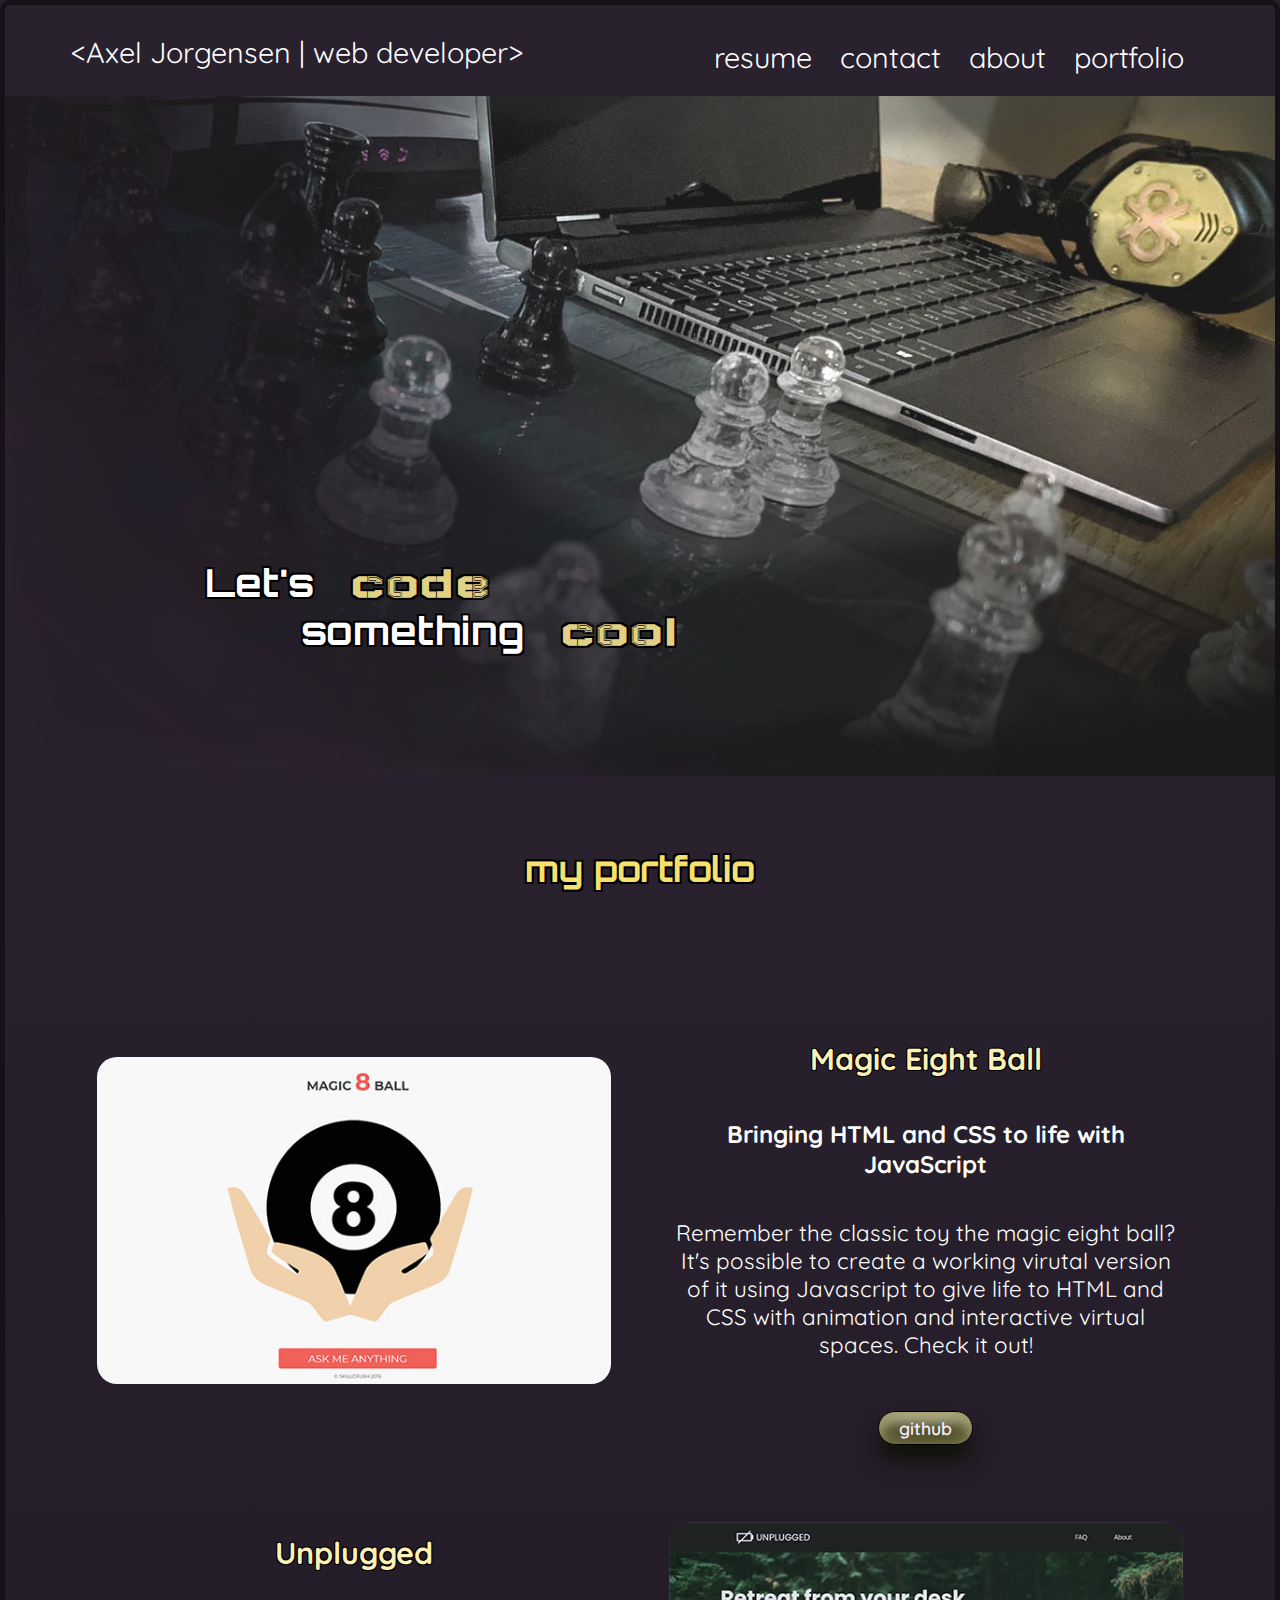
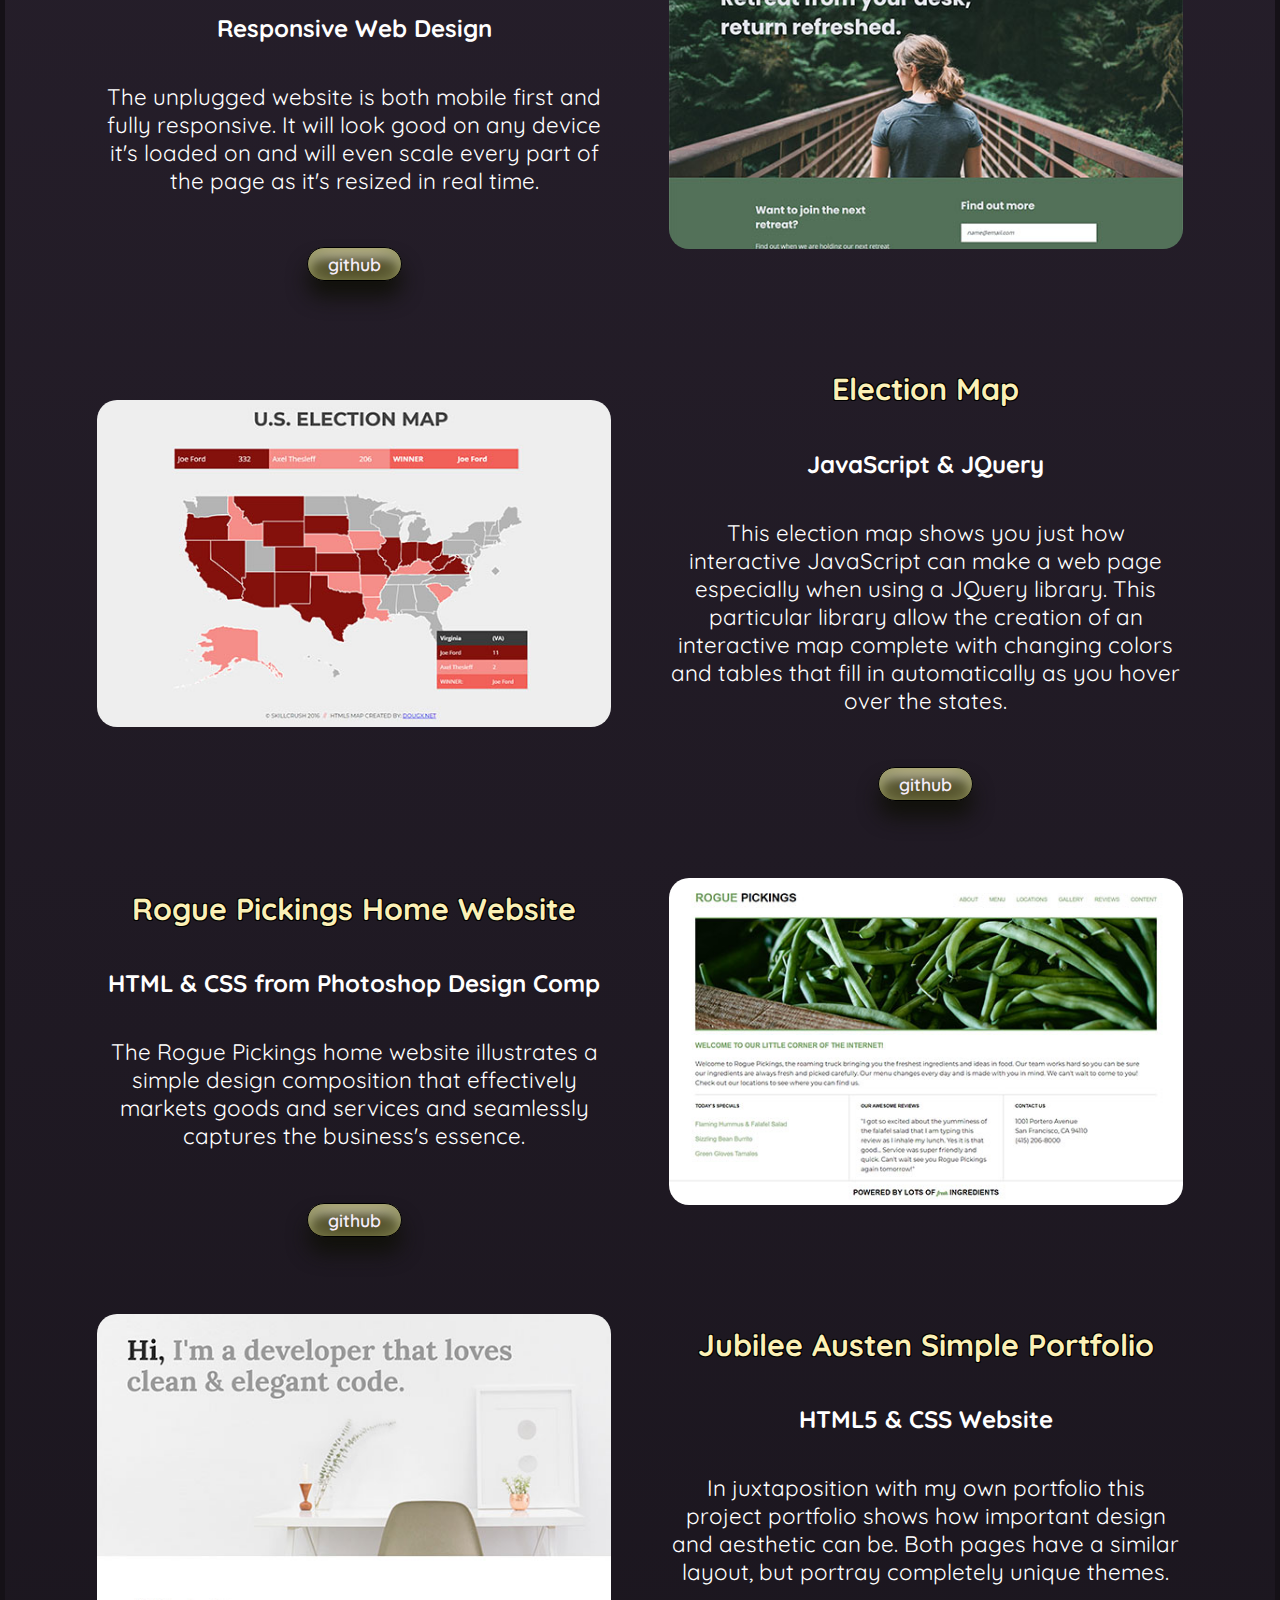
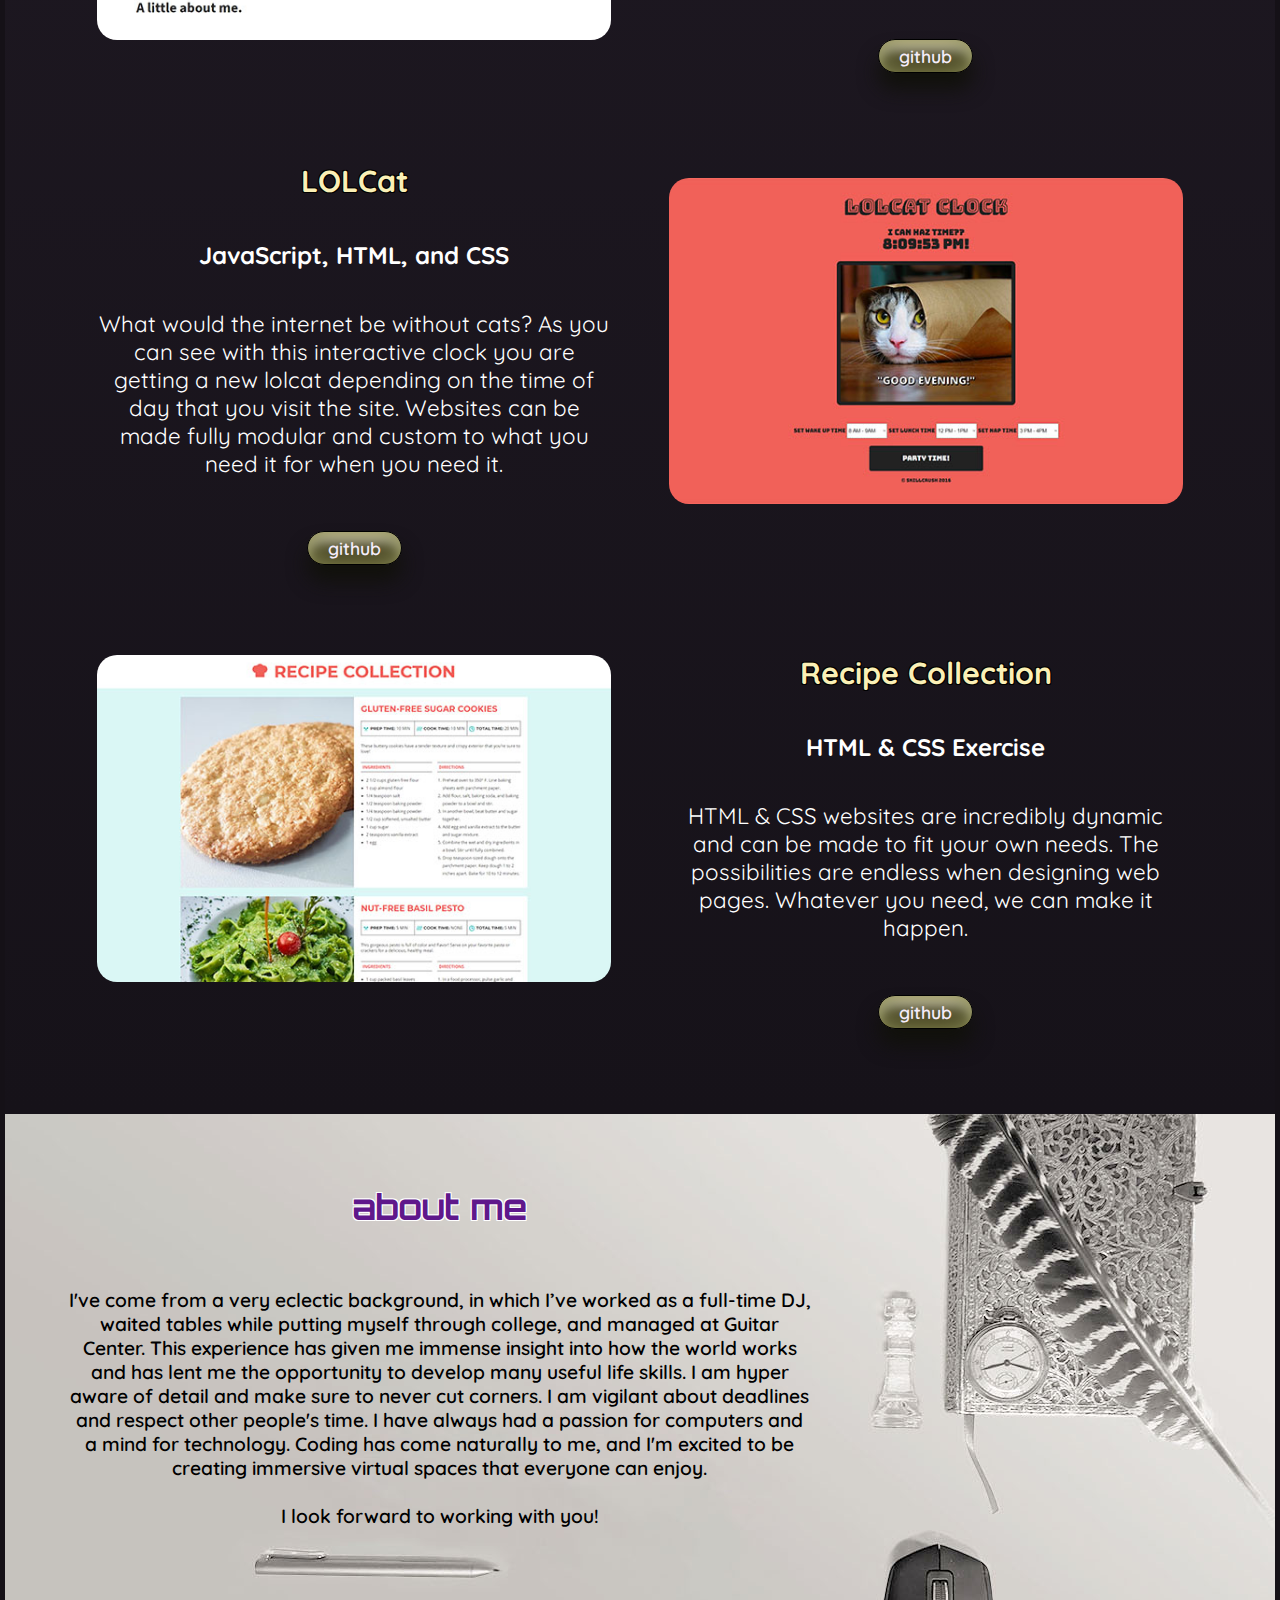
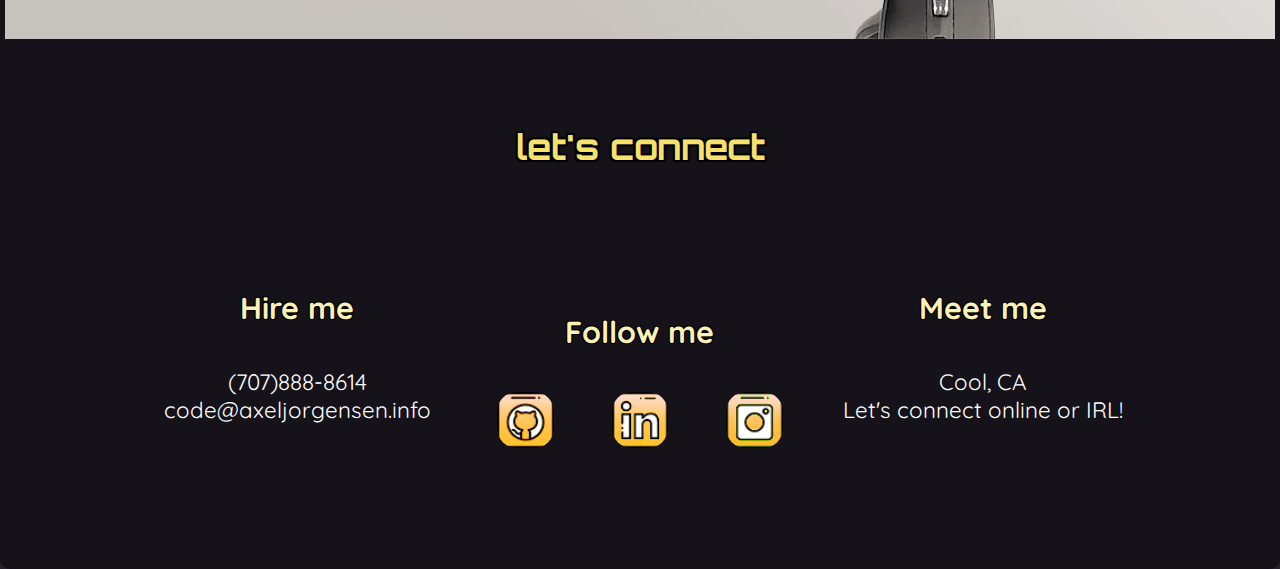
<file: index.html>
<!doctype html>
<html lang="en">
    <head>
      <meta charset="utf-8"/>
      <title>Axel Jorgensen's Portfolio</title>
      <link rel="stylesheet" href="css/normalize.css">
      <link rel="stylesheet" href="css/main.css">
      <link href="https://fonts.googleapis.com/css2?family=Quicksand&display=swap" rel="stylesheet">
      <link href="https://fonts.googleapis.com/css2?family=Wallpoet&display=swap" rel="stylesheet">
      <link href="https://fonts.googleapis.com/css2?family=Orbitron:wght@500;800&display=swap" rel="stylesheet">
      <link rel="preconnect" href="https://fonts.gstatic.com">
      <link href="https://fonts.googleapis.com/css2?family=Quicksand:wght@600&display=swap" rel="stylesheet">
    </head>
    <body>
      <Header>
        <div class="content-wrap">
          <div class="thehead">
            <div class="titlename">
              <p class="axe">&lt;Axel Jorgensen | web developer&gt;</p>
            </div>
            <div class="navi">
              <nav>
                <ul>
                  <li><a href="https://docs.google.com/document/d/e/2PACX-1vSGO3mMZxElY8ErvZJo0Pr6UhP9bVRzSdEZwV8GnBAE_c7zWT4yU5sAmH__opuQ6TFutUr3K6io9KZO/pub" target="_blank">resume</a></li>
                  <li><a href="#contact">contact</a></li>
                  <li><a href="#about">about</a></li>
                  <li><a href="#work">portfolio</a></li>
                </ul>
              </nav>
            </div>
          </div>
        </div>
        <div class="hero-wrap">
          <div class="hero">
            <div class="hero-in">
              <h1><br><br><br><br><br><br><br>Let's &nbsp;&nbsp;<span>code</span><br>&nbsp;&nbsp;&nbsp;&nbsp;&nbsp;&nbsp;&nbsp;&nbsp;something&nbsp;&nbsp; <span>cool</span></h1>
            </div>
          </div>
        </div>
      </header>
      <section id="work">
        <div class="content-wrap">
          <div class="work">
            <div class="full">
              <h3>my portfolio</h3>
            </div>
            <div class="full">
              <div class="box">
                <figure class="example">
                  <a href="magic-eight-ball/index.html" target="_blank"><img src="img/m8b.jpg" alt="magic eight ball project thumbnail" /></a>
                </figure>
              </div>
              <div class="box">
                <h4>Magic Eight Ball</h4>
                <h5>Bringing HTML and CSS to life with JavaScript</h5>
                <p>Remember the classic toy the magic eight ball? It's possible to create a working virutal version of it using Javascript to give life to HTML and CSS with animation and interactive virtual spaces. Check it out!</p>
                <div class="gitbut">
                  <a href="https://github.com/Axist8/m8b" target="_blank" title="View the code on github ;)"><button class="sub">github</button></a>
                </div>
              </div>
            </div>
            <div class="full-rev">
              <div class="box">
                <h4>Unplugged</h4>
                <h5>Responsive Web Design</h5>
                <p>The unplugged website is both mobile first and fully responsive. It will look good on any device it's loaded on and will even scale every part of the page as it's resized in real time.</p>
                <div class="gitbut">
                  <a href="https://github.com/Axist8/Unplugged" target="_blank" title="View the code on github ;)"><button class="sub">github</button></a>
                </div>
              </div>
              <div class="box">
                <figure class="example">
                  <a href="unplugged/index.html" target="_blank"><img src="img/unplugged.jpg" alt="Unplugged project thumbnail" /></a>
                </figure>
              </div>
            </div>
            <div class="full">
              <div class="box">
                <figure class="example">
                  <a href="election-map-project/index.html" target="_blank"><img src="img/elec-map.jpg" alt="election map project thumbnail" /></a>
                </figure>
              </div>
              <div class="box">
                <h4>Election Map</h4>
                <h5>JavaScript & JQuery</h5>
                <p>This election map shows you just how interactive JavaScript can make a web page especially when using a JQuery library. This particular library allow the creation of an interactive map complete with changing colors and tables that fill in automatically as you hover over the states.</p>
                <div class="gitbut">
                  <a href="https://github.com/Axist8/election-map-project" target="_blank" title="View the code on github ;)"><button class="sub">github</button></a>
                </div>
              </div>
            </div>
            <div class="full-rev">
              <div class="box">
                <h4>Rogue Pickings Home Website</h4>
                <h5>HTML & CSS from Photoshop Design Comp</h5>
                <p>The Rogue Pickings home website illustrates a simple design composition that effectively markets goods and services and seamlessly captures the business's essence.</p>
                <div class="gitbut">
                  <a href="https://github.com/Axist8/rogue-again" target="_blank" title="View the code on github ;)"><button class="sub">github</button></a>
                </div>
              </div>
              <div class="box">
                <figure class="example">
                  <a href="rogue-pickings/index.html" target="_blank"><img src="img/rogue.jpg" alt="rogue pickings project thumbnail" /></a>
                </figure>
              </div>
            </div>
            <div class="full">
              <div class="box">
                <figure class="example">
                  <a href="jubilee-austen/index.html" target="_blank"><img src="img/jubilee.jpg" alt="austin jubilee project thumbnail" /></a>
                </figure>
              </div>
              <div class="box">
                <h4>Jubilee Austen Simple Portfolio</h4>
                <h5>HTML5 & CSS Website</h5>
                <p>In juxtaposition with my own portfolio this project portfolio shows how important design and aesthetic can be. Both pages have a similar layout, but portray completely unique themes.</p>
                <div class="gitbut">
                  <a href=">https://github.com/Axist8/austin-jubilee" target="_blank" title="View the code on github ;)"><button class="sub">github</button></a>
                </div>
              </div>
            </div>
            <div class="full-rev">
              <div class="box">
                <h4>LOLCat</h4>
                <h5>JavaScript, HTML, and CSS</h5>
                <p>What would the internet be without cats? As you can see with this interactive clock you are getting a new lolcat depending on the time of day that you visit the site. Websites can be made fully modular and custom to what you need it for when you need it.</p>
                <div class="gitbut">
                  <a href="https://github.com/Axist8/lolcat" target="_blank" title="View the code on github ;)"><button class="sub">github</button></a>
                </div>
              </div>
              <div class="box">
                <figure class="example">
                  <a href="lol-cat/index.html" target="_blank"><img src="img/lolcat.jpg" alt="lol cat project thumbnail" /></a>
                </figure>
              </div>
            </div>
            <div class="full">
              <div class="box">
                <figure class="example">
                  <a href="recipe/index.html" target="_blank"><img src="img/recipe.jpg" alt="recipe project thumbnail" /></a>
                </figure>
              </div>
              <div class="box">
                <h4>Recipe Collection</h4>
                <h5>HTML & CSS Exercise</h5>
                <p>HTML & CSS websites are incredibly dynamic and can be made to fit your own needs. The possibilities are endless when designing web pages. Whatever you need, we can make it happen.</p>
                <div class="gitbut">
                  <a href="https://github.com/Axist8/recipe-collection" target="_blank" title="View the code on github ;)"><button class="sub">github</button></a>
                </div>
              </div>
            </div>
          </div>
        </div>
      </section>
      <section id="about">
        <div class="hero-wrap">
          <div class="about">
            <div class="after-half">
              <h3 class="about-me">about me</h3>
            </div>
            <div class="half-width">
              <p>I've come from a very eclectic background, in which I’ve worked as a full-time DJ, waited tables while putting myself through college, and managed at Guitar Center. This experience has given me immense insight into how the world works and has lent me the opportunity to develop many useful life skills. I am hyper aware of detail and make sure to never cut corners. I am vigilant about deadlines and respect other people's time. I have always had a passion for computers and a mind for technology. Coding has come naturally to me, and I'm excited to be creating immersive virtual spaces that everyone can enjoy.<br><br>I look forward to working with you!</p>
            </div>
          </div>
        </div>
      </section>
      <section id="contact">
        <div class="content-wrap">
          <div class="contact">
            <div>
              <h3>let's connect</h3>
            </div>
            <div class="thirds">
              <div class="third">
                <h4>Hire me</h4>
                <p>(707)888-8614<br>code@axeljorgensen.info</p>
              </div>
              <div class="third">
                <div>
                  <h4>Follow me</h4>
                </div>
                <div class="social-icons">
                  <div class="social">
                    <figure>
                      <a href="https://github.com/Axist8" target="_blank"><img src="img/github.png" alt="github" /></a>
                    </figure>
                  </div>
                  <div class="social">
                    <figure>
                      <a href="https://www.linkedin.com/in/c-axel-jorgensen-37521bb1/" target="_blank"><img src="img/linkedin.png" alt="linked in" /></a>
                    </figure>
                  </div>
                  <div class="social">
                    <figure>
                      <a href="https://www.instagram.com/axistcoding/" target="_blank"><img src="img/instagram.png" alt="instagram" /></a>
                    </figure>
                  </div>
                </div>
              </div>
              <div class="third">
                <h4>Meet me</h4>
                <p>Cool, CA<br>Let's connect online or IRL!</p>
              </div>
            </div>
          </div>
        </div>
      </section>
      <footer>
      </footer>
    </body>
</html>
</file>
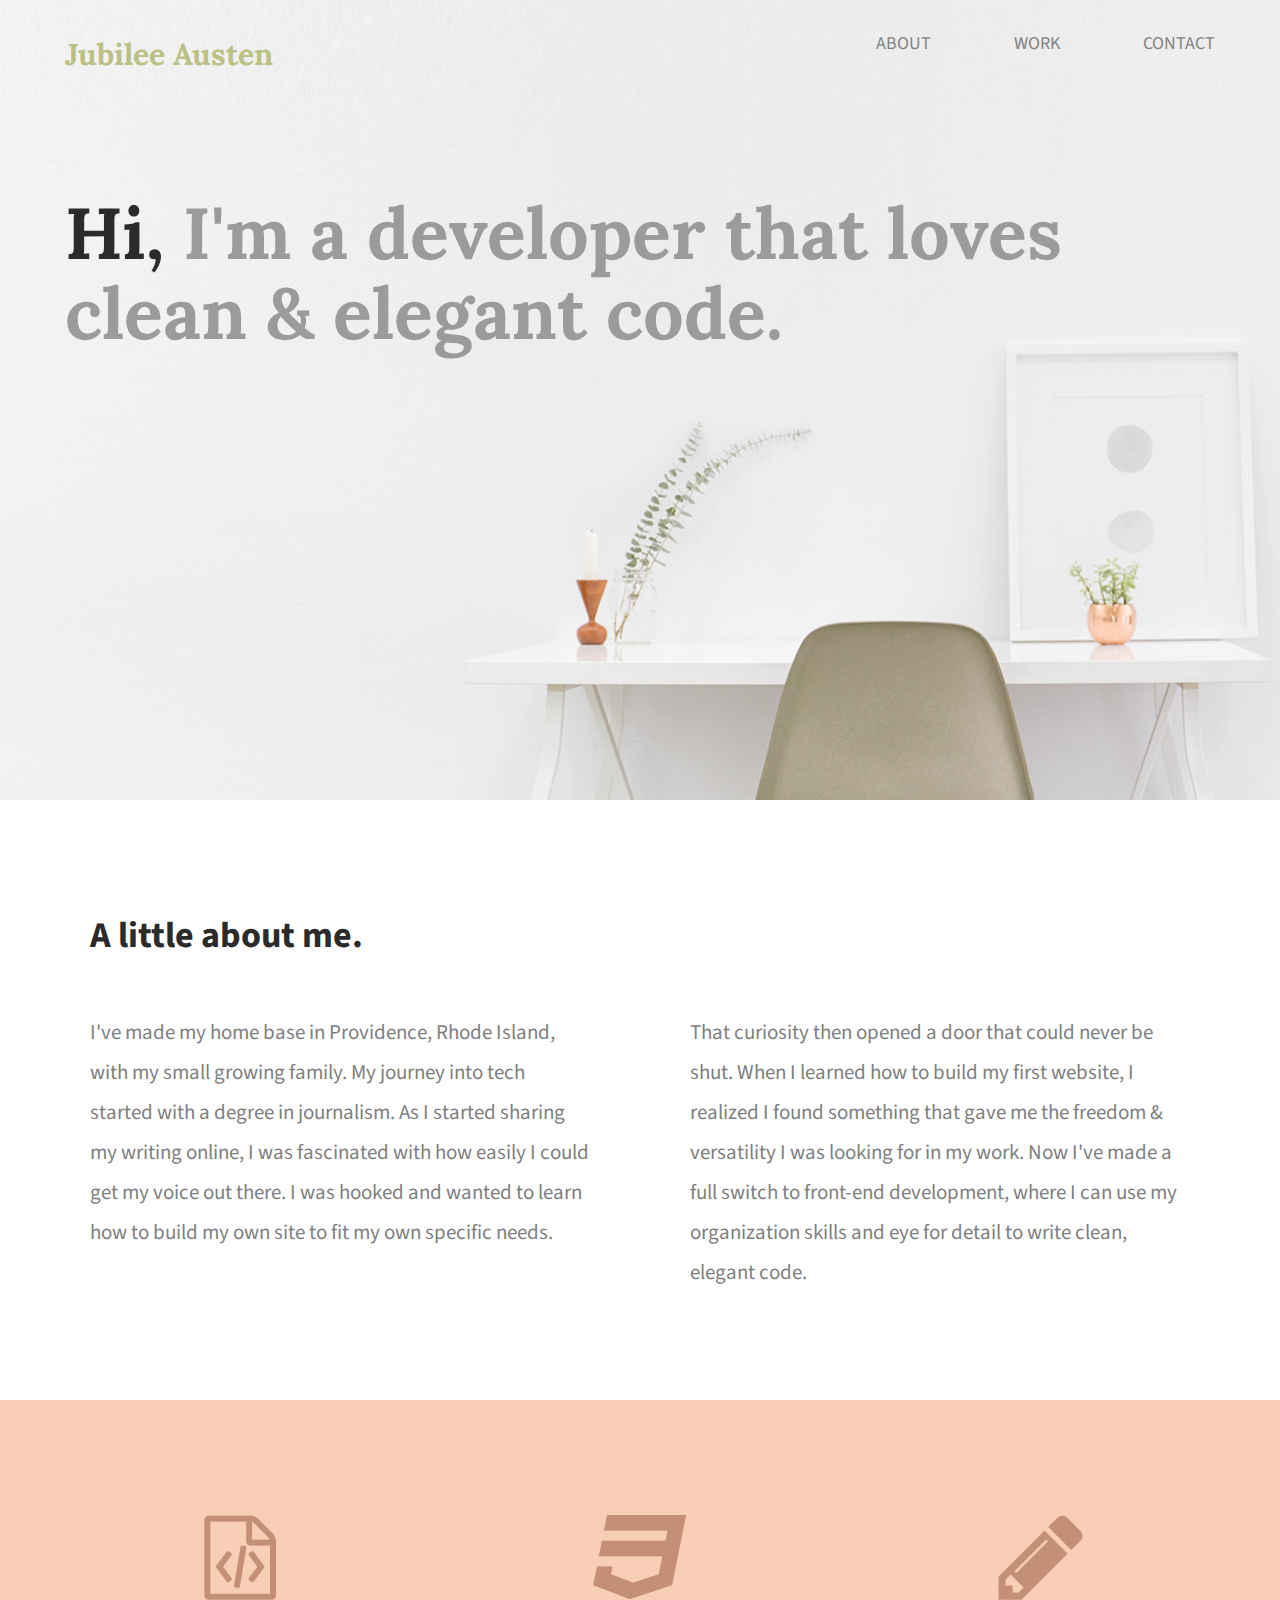
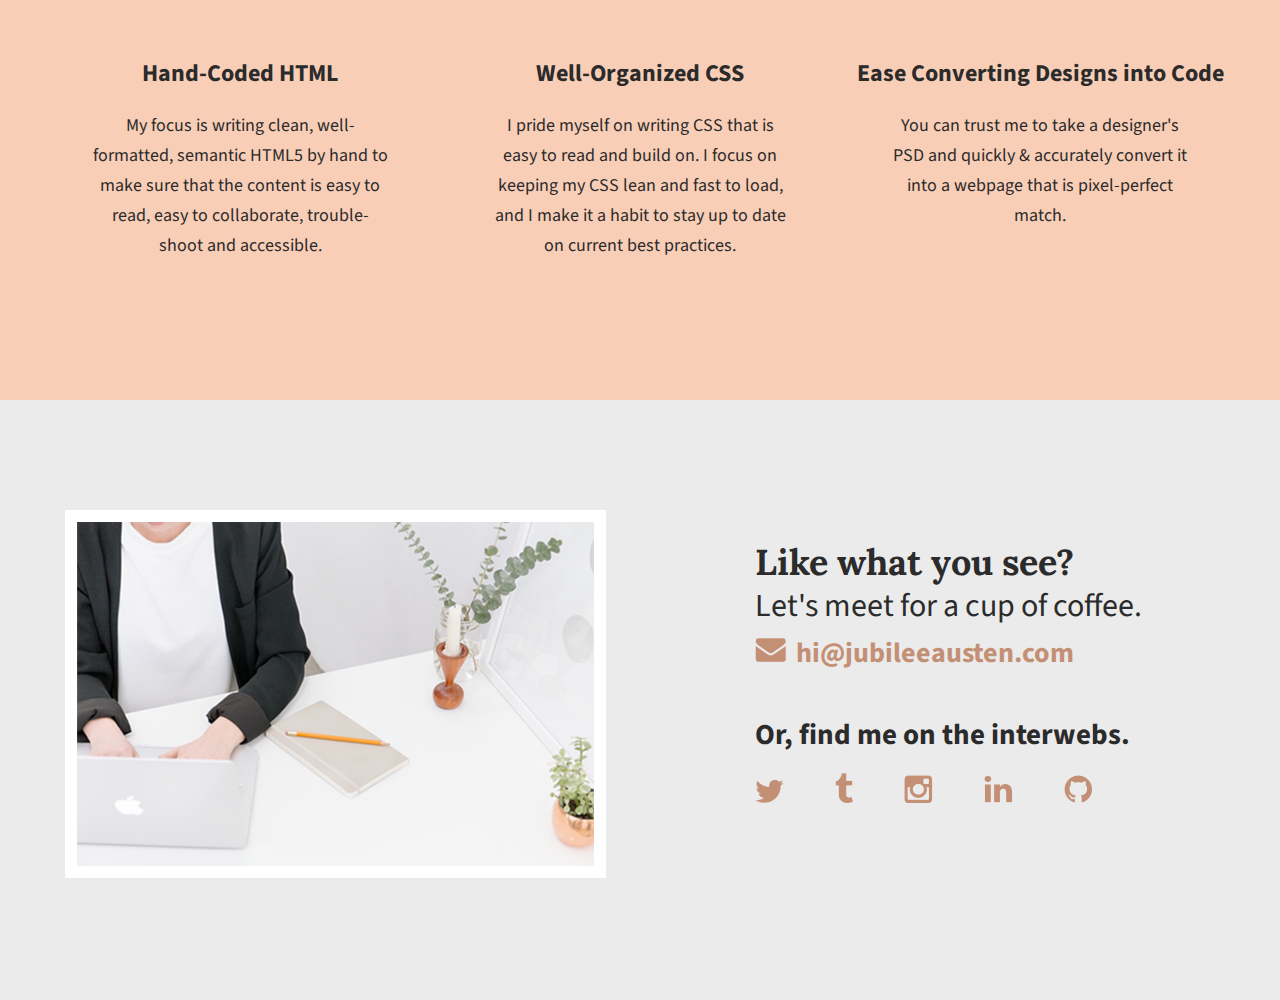
<file: jubilee-austen/index.html>
<!doctype html>
<html lang="en">
    <head>
      <meta charset="utf-8">
        <title>Jubilee Austen | Portfolio</title>
        <link rel="stylesheet" href="css/normalize.css">
        <link rel="stylesheet" href="css/main.css">
        <link href='https://fonts.googleapis.com/css?family=Source+Sans+Pro:400,700' rel='stylesheet' type='text/css'>
        <link href="https://fonts.googleapis.com/css2?family=Lora:wght@400;700&display=swap" rel="stylesheet">
        <link href='https://fonts.googleapis.com/css?family=Lora:400,700' rel='stylesheet' type='text/css'>
    </head>
    <body>
        <header>
          <div class="full-width">
          <div class="half-width">
            <h1>Jubilee Austen</h1>
          </div>
          <div class="half-width">
            <nav>
              <ul>
                <li><a href="#about">About</a></li>
                <li><a href="#work">Work</a></li>
                <li><a href="#contact">Contact</a></li>
              </ul>
            </nav>
          </div>
          <h2><br><span>Hi,</span> I'm a developer that loves clean &amp; elegant code.</h2>
          </div>
        </header>
        <main>
          <section id="about">
            <div class="full-width">
              <h2>A little about me.</h2>
              <div class="half-width">
                <p>I've made my home base in Providence, Rhode Island, with my small growing family. My journey into tech started with a degree in journalism. As I started sharing my writing online, I was fascinated with how easily I could get my voice out there. I was hooked and wanted to learn how to build my own site to fit my own specific needs.</p>
              </div>
              <div class="half-width">
                <p>That curiosity then opened a door that could never be shut. When I learned how to build my first website, I realized I found something that gave me the freedom & versatility I was looking for in my work. Now I've made a full switch to front-end development, where I can use my organization skills and eye for detail to write clean, elegant code.</p>
              </div>
            </div>
          </section>
          <section id="work">
            <div class="full-width">
              <div class="third-width">
                <img src="img/html-icon.png" alt="HTML icon" />
                <h2>Hand-Coded HTML</h2>
                <p>My focus is writing clean, well-formatted, semantic HTML5 by hand to make sure that the content is easy to read, easy to collaborate, trouble-shoot and accessible.</p>
              </div>
              <div class="third-width">
                <img src="img/css-icon.png" alt="CSS Icon" />
                <h2>Well-Organized CSS</h2>
                <p>I pride myself on writing CSS that is easy to read and build on. I focus on keeping my CSS lean and fast to load, and I make it a habit to stay up to date on current best practices.</p>
              </div>
              <div class="third-width">
                <img src="img/pencil-icon.png" alt="Pencil Icon" />
                <h2>Ease Converting Designs into Code</h2>
                <p>You can trust me to take a designer's PSD and quickly & accurately convert it into a webpage that is pixel-perfect match.</p>
              </div>
            </div>
          </section>
          <footer id="contact">
            <div class="full-width">
              <div class="half-width">
                <img id ="contact-img" src="img/contact-image.png" alt="Contact Img" />
              </div>
              <div class="half-width">
                <h2>Like what you see?</h2>
                <h3 id="email-header">Let's meet for a cup of coffee.</h3>
                <a href="mailto:hi@jubileeausten.com"><img id="envelope" src="img/envelope.png" alt="Envelope" />hi@jubileeausten.com</a>
                <h3 id="socialmedia-header">Or, find me on the interwebs.</h3>
                <ul>
                  <li><a href="twitter.com"><img src="img/twitter.png" alt="Twitter Icon" /></a></li>
                  <li><a href="tumblr.com"><img src="img/tumblr.png" alt="Tumblr Icon" /></a></li>
                  <li><a href="instagram.com"><img src="img/instagram.png" alt="Instagram Icon" /></a></li>
                  <li><a href="linkedin.com"><img src="img/linkedin.png" alt="LinkedIn Icon" /></a></li>
                  <li><a href="github.com"><img src="img/github.png" alt="Github Icon" /></a></li>
                </ul>
              </div>
            </div>
          </footer>
        </main>
    </body>
</html>
</file>
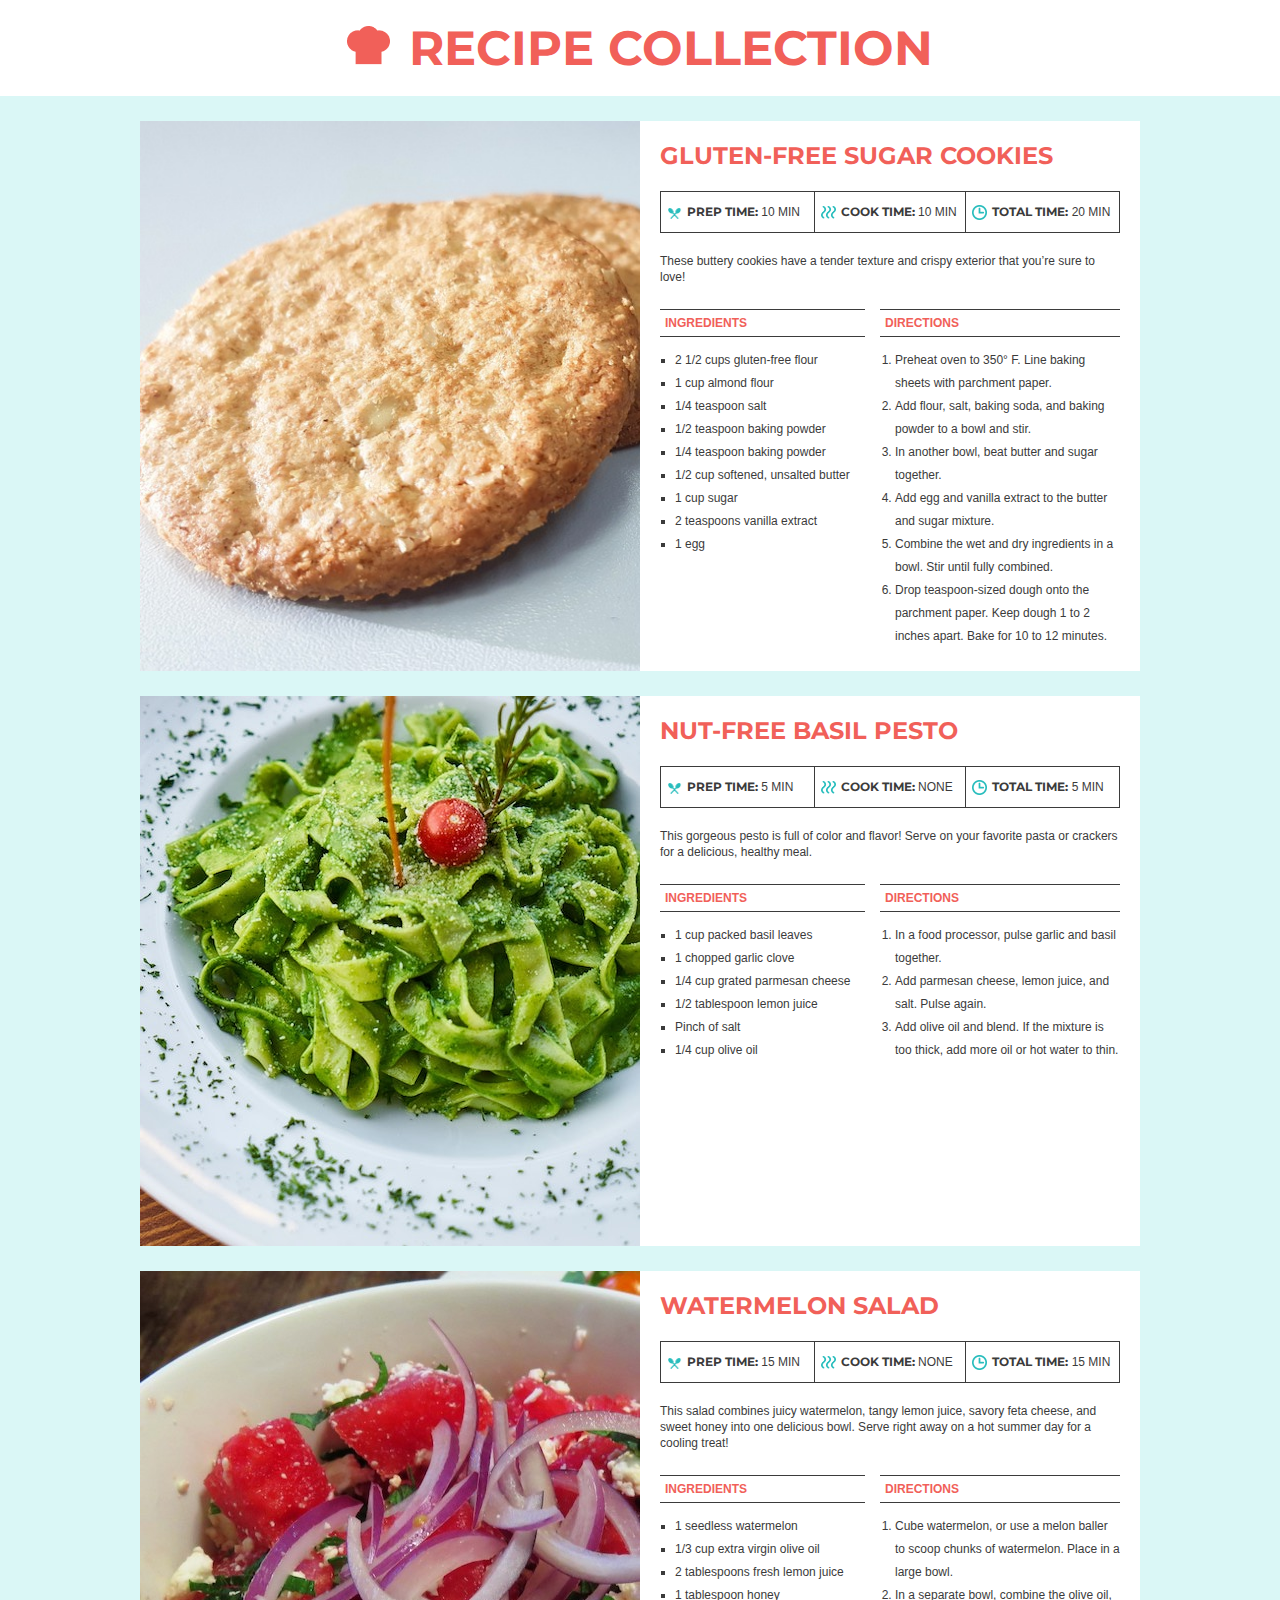
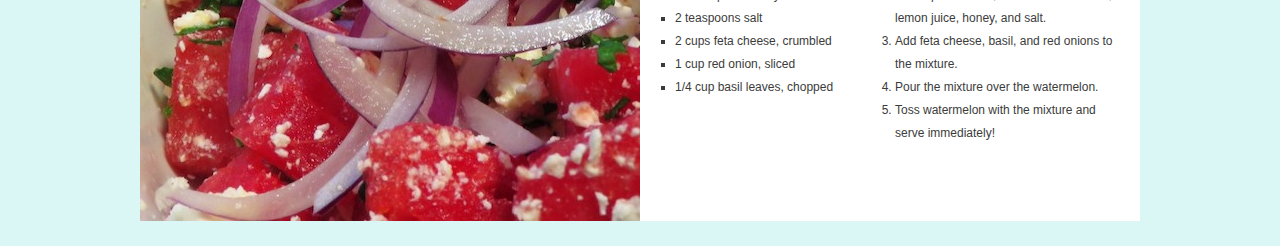
<file: recipe/index.html>
<!doctype html>
<html lang="en">

    <head>
        <meta charset="utf-8">
        <title>Recipe Cards Project</title>
        <link rel="stylesheet" href="css/normalize.css">
        <link rel="stylesheet" href="css/style.css">
        <link href="https://fonts.googleapis.com/css2?family=Montserrat:wght@700&display=swap" rel="stylesheet">
    </head>

    <body>
        <header>
            <img src="img/chef-hat.png" alt="chef hat">
            <h1>Recipe Collection</h1>
        </header>
        <main>
            <article id="cookies" class="card">
                <div class="image"></div>
                <div class="recipe">
                    <h2>Gluten-Free Sugar Cookies</h2>
                    <div class="time">
                        <div class="prep">
                            <img src="img/spoons.png" alt="prep time"><p class="time-details"><strong>Prep Time:</strong> 10 Min</p>
                        </div>
                        <div class="cook">
                            <img src="img/steam.png" alt="cook time"><p class="time-details"><strong>Cook Time:</strong> 10 Min</p>
                        </div>
                        <div class="total">
                            <img src="img/clock.png" alt="total time"><p class="time-details"><strong>Total Time:</strong> 20 Min</p>
                        </div>
                    </div>
                    <p class="description">These buttery cookies have a tender texture and crispy exterior that you’re
                        sure to love!</p>
                    <div class="columns">
                        <section class="ingredients">
                            <h3>Ingredients</h3>
                            <ul>
                                <li>2 1/2 cups gluten-free flour</li>
                                <li>1 cup almond flour</li>
                                <li>1/4 teaspoon salt</li>
                                <li>1/2 teaspoon baking powder</li>
                                <li>1/4 teaspoon baking powder</li>
                                <li>1/2 cup softened, unsalted butter</li>
                                <li>1 cup sugar</li>
                                <li>2 teaspoons vanilla extract</li>
                                <li>1 egg</li>
                            </ul>
                        </section>
                        <section class="directions">
                            <h3>Directions</h3>
                            <ol>
                                <li>Preheat oven to 350&deg; F. Line baking sheets with parchment paper.</li>
                                <li>Add flour, salt, baking soda, and baking powder to a bowl and stir.</li>
                                <li>In another bowl, beat butter and sugar together.</li>
                                <li>Add egg and vanilla extract to the butter and sugar mixture.</li>
                                <li>Combine the wet and dry ingredients in a bowl. Stir until fully combined.</li>
                                <li>Drop teaspoon-sized dough onto the parchment paper. Keep dough 1 to 2 inches apart.
                                    Bake for 10 to 12 minutes.</li>
                            </ol>
                        </section>
                    </div>
                </div>
            </article>
            <article id="pesto" class="card">
                <div class="image"></div>
                <div class="recipe">
                    <h2>Nut-Free Basil Pesto</h2>
                    <div class="time">
                        <div class="prep">
                            <img src="img/spoons.png" alt="prep time"><p class="time-details"><strong>Prep Time:</strong> 5 Min</p>
                        </div>
                        <div class="cook">
                            <img src="img/steam.png" alt="cook time"><p class="time-details"><strong>Cook Time:</strong> None</p>
                        </div>
                        <div class="total">
                            <img src="img/clock.png" alt="total time"><p class="time-details"><strong>Total Time:</strong> 5 Min</p>
                        </div>
                    </div>
                    <p class="description">This gorgeous pesto is full of color and flavor! Serve on your favorite pasta
                        or crackers for a delicious, healthy meal.</p>
                    <div class="columns">
                        <section class="ingredients">
                            <h3>Ingredients</h3>
                            <ul>
                                <li>1 cup packed basil leaves</li>
                                <li>1 chopped garlic clove</li>
                                <li>1/4 cup grated parmesan cheese</li>
                                <li>1/2 tablespoon lemon juice</li>
                                <li>Pinch of salt</li>
                                <li>1/4 cup olive oil</li>
                            </ul>
                        </section>
                        <section class="directions">
                            <h3>Directions</h3>
                            <ol>
                                <li>In a food processor, pulse garlic and basil together.</li>
                                <li>Add parmesan cheese, lemon juice, and salt. Pulse again.</li>
                                <li>Add olive oil and blend. If the mixture is too thick, add more oil or hot water to
                                    thin.</li>
                            </ol>
                        </section>
                    </div>
                </div>
            </article>
            <article id="salad" class="card">
                <div class="image"></div>
                <div class="recipe">
                    <h2>Watermelon Salad</h2>
                    <div class="time">
                        <div class="prep">
                            <img src="img/spoons.png" alt="prep time"><p class="time-details"><strong>Prep Time:</strong> 15 Min</p>
                        </div>
                        <div class="cook">
                            <img src="img/steam.png" alt="cook time"><p class="time-details"><strong>Cook Time:</strong> None</p>
                        </div>
                        <div class="total">
                            <img src="img/clock.png" alt="total time"><p class="time-details"><strong>Total Time:</strong> 15 Min</p>
                        </div>
                    </div>
                    <p class="description">This salad combines juicy watermelon, tangy lemon juice, savory feta cheese,
                        and sweet honey into one delicious bowl. Serve right away on a hot summer day for a cooling
                        treat!</p>
                    <div class="columns">
                        <section class="ingredients">
                            <h3>Ingredients</h3>
                            <ul>
                                <li>1 seedless watermelon</li>
                                <li>1/3 cup extra virgin olive oil</li>
                                <li>2 tablespoons fresh lemon juice</li>
                                <li>1 tablespoon honey</li>
                                <li>2 teaspoons salt</li>
                                <li>2 cups feta cheese, crumbled</li>
                                <li>1 cup red onion, sliced</li>
                                <li>1/4 cup basil leaves, chopped</li>
                            </ul>
                        </section>
                        <section class="directions">
                            <h3>Directions</h3>
                            <ol>
                                <li>Cube watermelon, or use a melon baller to scoop chunks of watermelon. Place in a
                                    large bowl.</li>
                                <li>In a separate bowl, combine the olive oil, lemon juice, honey, and salt.</li>
                                <li>Add feta cheese, basil, and red onions to the mixture.</li>
                                <li>Pour the mixture over the watermelon.</li>
                                <li>Toss watermelon with the mixture and serve immediately!</li>
                            </ol>
                        </section>
                    </div>
                </div>
            </article>
        </main>
    </body>

</html>
</file>
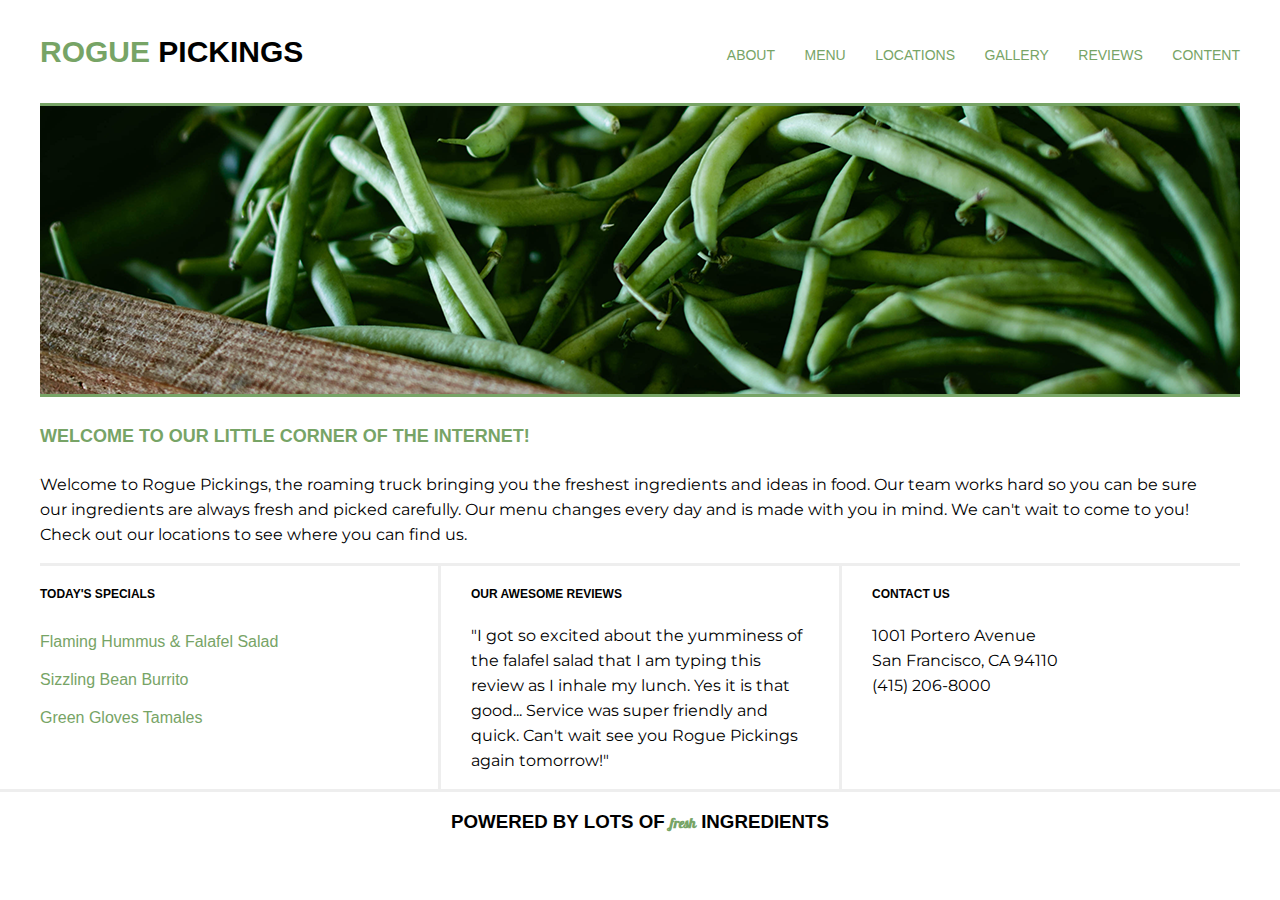
<file: rogue-pickings/index.html>
<!doctype html>
<html lang="en">
    <head>
      <meta charset="utf-8">
        <title>Rogue Pickings</title>
        <link rel="stylesheet" href="css/normalize.css">
        <link rel="stylesheet" href="css/main.css">
        <link href="https://fonts.googleapis.com/css2?family=Montserrat:wght@400;700&display=swap" rel="stylesheet">
        <link href="https://fonts.googleapis.com/css2?family=Galada&display=swap" rel="stylesheet">
    </head>
    <body>
      <header>
        <div class="full-width">
          <div class="half-width">
            <h1><span>rogue</span> pickings</h1>
          </div>
          <div class="half-width">
            <nav>
              <ul>
                <li><a href="#about">About</a></li>
                <li><a href="#menu">menu</a></li>
                <li><a href="#locations">locations</a></li>
                <li><a href="#gallery">gallery</a></li>
                <li><a href="#reviews">reviews</a></li>
                <li><a href="#content">content</a></li>
              </ul>
            </nav>
          </div>
        </div>
      </header>
      <main>
        <div class="full-width">
          <img src="img/header.png" alt="header image" />
          <h4 id="welcome">welcome to our little corner of the internet!</h4>
          <p>Welcome to Rogue Pickings, the roaming truck bringing you the freshest ingredients and ideas in food. Our team works hard so you can be sure<br>our ingredients are always fresh and picked carefully. Our menu changes every day and is made with you in mind. We can't wait to come to you!<br>Check out our locations to see where you can find us.</p>
        </div>
        <section class="bottom-section">
          <div class="first">
            <h4>today's specials</h5>
            <ul class="menu">
              <li>Flaming Hummus &amp; Falafel Salad</li>
              <li>Sizzling Bean Burrito</li>
              <li>Green Gloves Tamales</li>
            </ul>
          </div>
          <div class="second">
            <h4 class="padding">our awesome reviews</h5>
            <p class="padding">"I got so excited about the yumminess of the falafel salad that I am typing this review as I inhale my lunch. Yes it is that good... Service was super friendly and quick. Can't wait see you Rogue Pickings again tomorrow!"</p>
          </div>
          <div class="third">
            <h4 class="padding">contact us</h5>
            <p class="padding">1001 Portero Avenue<br>San Francisco, CA 94110<br>(415) 206-8000<p>
          </div>
        </section>
        <footer>
          <div class="full-width">
            <h3>powered by lots of <span>fresh</span> ingredients</h3>
          </div>
        </footer>
      </main>
    </body>
</html>
</file>
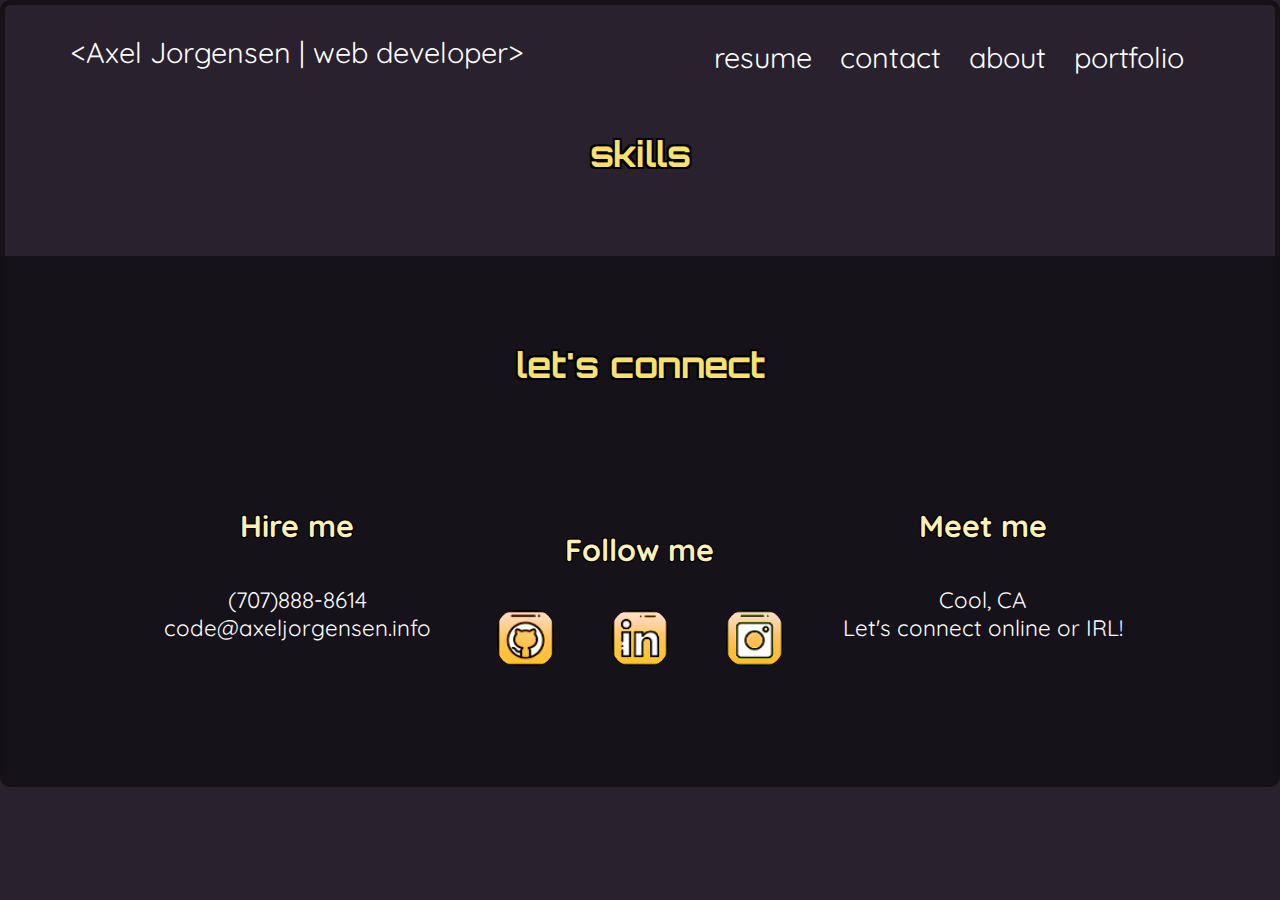
<file: skills/index.html>
<!doctype html>
<html lang="en">
    <head>
      <meta charset="utf-8"/>
      <title>Axel's Skills</title>
      <link rel="stylesheet" href="../css/normalize.css">
      <link rel="stylesheet" href="../css/main.css">
      <link href="https://fonts.googleapis.com/css2?family=Quicksand&display=swap" rel="stylesheet">
      <link href="https://fonts.googleapis.com/css2?family=Wallpoet&display=swap" rel="stylesheet">
      <link href="https://fonts.googleapis.com/css2?family=Orbitron:wght@500;800&display=swap" rel="stylesheet">
    </head>
    <body>
      <Header>
        <div class="content-wrap">
          <div class="thehead">
            <div class="titlename">
              <p class="axe">&lt;Axel Jorgensen | web developer&gt;</p>
            </div>
            <div class="navi">
              <nav>
                <ul>
                  <li><a href="https://docs.google.com/document/d/e/2PACX-1vSGO3mMZxElY8ErvZJo0Pr6UhP9bVRzSdEZwV8GnBAE_c7zWT4yU5sAmH__opuQ6TFutUr3K6io9KZO/pub" target="_blank">resume</a></li>
                  <li><a href="#contact">contact</a></li>
                  <li><a href="#about">about</a></li>
                  <li><a href="#work">portfolio</a></li>
                </ul>
              </nav>
            </div>
          </div>
        </div>
      </header>
      <section id="skills">
        <div class="content-wrap">
          <div class="skills">
           <h3>skills</h3>
          </div>
        </div>
      </section>
      <section id="contact">
        <div class="content-wrap">
          <div class="contact">
            <div>
              <h3>let's connect</h3>
            </div>
            <div class="thirds">
              <div class="third">
                <h4>Hire me</h4>
                <p>(707)888-8614<br>code@axeljorgensen.info</p>
              </div>
              <div class="third">
                <div>
                  <h4>Follow me</h4>
                </div>
                <div class="social-icons">
                  <div class="social">
                    <figure>
                      <a href="https://github.com/Axist8" target="_blank"><img src="../img/github.png" alt="github" /></a>
                    </figure>
                  </div>
                  <div class="social">
                    <figure>
                      <a href="https://www.linkedin.com/in/c-axel-jorgensen-37521bb1/" target="_blank"><img src="../img/linkedin.png" alt="linked in" /></a>
                    </figure>
                  </div>
                  <div class="social">
                    <figure>
                      <a href="https://www.instagram.com/axistcoding/" target="_blank"><img src="../img/instagram.png" alt="instagram" /></a>
                    </figure>
                  </div>
                </div>
              </div>
              <div class="third">
                <h4>Meet me</h4>
                <p>Cool, CA<br>Let's connect online or IRL!</p>
              </div>
            </div>
          </div>
        </div>
      </section>
      <footer>
      </footer>
    </body>
</html>
</file>
<file: css/main.css>
/**** PORTFOLIO CSS ******/

/****** Base Styles ******/

body {
  font-family: 'Quicksand', sans-serif;
  font-size: 16px;
  background-color: #29212e;
  animation-name: fade;
  animation-duration: 2s;
  border: 5px solid #151117;
  border-radius: 10px;
}
@keyframes fade {
  from {background-color: #50415a;}
  to {background-color: #29212e;}
}

/****** Grid ******/
  
header,
.thehead,
.work {
  display: flex;
  justify-content: center;
  align-items: center;
  flex-flow: row wrap;
}

.content-wrap {
  display: flex;
  justify-content: center;
  align-items: center;
  width: 90%;
}
.hero-wrap{
  display: flex;
  justify-content: center;
  align-items: center;
  width: 100%;
}
.titlename {
  width: 100%;
}
#work {
  display: flex;
  justify-content: center;
  align-items: center;
  background-image: linear-gradient(#29212e, #161219);
  padding-bottom: 65px;
  padding-top: 35px;
}
.full {
  width: 100%;
  display: flex;
  flex-flow: row wrap;
  justify-content: center;
  align-items: center;
}
.hero-in {
  width: 100%;
  display: flex;
  flex-flow: row wrap;
  justify-content: center;
  align-items: center;
}
.full-rev {
  width: 100%;
  display: flex;
  flex-flow: row wrap-reverse;
  justify-content: center;
  align-items: center;
}
.box {
  width: 100%;
  margin-bottom: 60px;
}
#contact {
  display: flex;
  justify-content: center;
  align-items: center;
}
.social {
  width: 33%;
  display: flex;
  justify-content: center;
  align-items: center;
}
.contact figure {
  width: 50%;
}
.social-icons {
  width: 100%;
  display: flex;
  flex-flow: row wrap;
  justify-content: space-around;
  align-items: center;
}
.contact {
  width: 100%;
  margin-bottom: 88px;
}
.half-width {
  width: 70%;
}
#skills {
  display: flex;
  justify-content: center;
  align-items: center;
}

/******* Special ********/

.gitbut {
  width: 100%;
  display: flex;
  justify-content: center;
  align-items: center;
}
button {
	cursor: pointer;
  position: relative;
  color: #f5edfa;
  transition: color .5s;
	padding: 5px 20px;
	border-radius: 3.75rem;
	font-size: 1.1em;
	font-weight: 600;
	
	border: 1px solid black;
	background-image: linear-gradient(-180deg, rgb(104, 100, 68) 0%, rgb(48, 41, 8));
	box-shadow: 0 1rem 1.25rem 0 rgb(17, 17, 11),
							0 -0.25rem 1.5rem rgb(129, 133, 86) inset,
							0 0.75rem 0.5rem rgba(255,255,255, 0.4) inset,
							0 0.25rem 0.5rem 0 rgb(163, 146, 58) inset;
}

button::before {
	content: "";
	display: block;
	height: 0.25rem;
	position: absolute;
	top: 0.5rem;
	left: 50%;
	transform: translateX(-50%);
	width: calc(100% - 7.5rem);
	background: #fff;
	border-radius: 100%;
	
	opacity: 0.7;
	background-image: linear-gradient(-270deg, rgba(255,255,255,0.00) 0%, #FFFFFF 20%, #FFFFFF 80%, rgba(255,255,255,0.00) 100%);
}

button::after {
	content: "";
	display: block;
	height: 0.25rem;
	position: absolute;
	bottom: 0.75rem;
	left: 50%;
	transform: translateX(-50%);
	width: calc(100% - 7.5rem);
	background: #fff;
	border-radius: 100%;
	
	filter: blur(1px);
	opacity: 0.05;
	background-image: linear-gradient(-270deg, rgba(255,255,255,0.00) 0%, #FFFFFF 20%, #FFFFFF 80%, rgba(255,255,255,0.00) 100%);
}
button:active {
  background-image: linear-gradient(-180deg, rgb(48, 41, 8) 0%, rgb(104, 100, 68));
}
.sub a {
  font-size: 0.9em;
  color: aliceblue;
  transition: color 1s;
  text-decoration: none;
}
button:hover {
  color: #dfb0ff;
  text-shadow: none;
}
a:active {

}

  
  /****** Header ******/

.axe {
  font-size: 2em;
  padding-bottom: 10px;
  padding-top: 30px;
}
nav ul {
  list-style-type: none;
  display: flex;
  flex-flow: column;
  justify-content: center;
  align-items: center;
}
.navi {
  display: flex;
  justify-content: right;
  align-items: center;
  padding-bottom: 55px;
}
nav ul li a {
  text-decoration: none;
  color: white;
  transition: color 1s;
  margin-right: 28px;
  font-size: 1.9em;
  transition: font-size 1s;
}
nav ul li a:hover {
  color: rgb(247, 235, 170);
  text-shadow: -2px 2px 0 #000,
  2px 2px 0 #000,
  2px -2px 0 #000,
  -2px -2px 0 #000;
  font-size: 2em;
}
.hero {
  width: 100%;
  height: 720px;
  background: url("../img/chess-hero.jpg") no-repeat;
  background-size: auto;
  background-position: top center;
}
img { 
  width: 100%;
  border-radius: 20px;
}
figure {
        margin: 0;
}
figure img:hover {
  border: black solid 2px;
  width: 99%;
  height: 99%;
}

/****** Body ******/
  
p {
  color: white;
  font-size: 1.8em;
  text-align: center;
  padding-bottom: 30px;
}
h1 {
  font-family: 'Orbitron', sans-serif;
  font-size: 2.4em;
  color: white;
  text-shadow: -2px 2px 0 #000,
				        2px 2px 0 #000,
				        2px -2px 0 #000,
				        -2px -2px 0 #000;
}
h3 {
  font-family: 'Orbitron', sans-serif;
  text-align: center;
  color: hsla(50, 90%, 70%, 1);
  text-shadow: -2px 2px 0 #000,
				        2px 2px 0 #000,
				        2px -2px 0 #000,
				        -2px -2px 0 #000;
  font-size: 3em;
  padding-bottom: 45px;
}
h4 {
  color: hsla(50, 90%, 85%, 1);
  font-size: 2.3em;
  text-align: center;
  text-shadow: -1px 1px 0 black,
				        1px 1px 0 black,
				        1px -1px 0 black,
				        -1px -1px 0 black;
}
span {
  font-family: 'Wallpoet', cursive;
  color: hsla(50, 60%, 70%, 1);
  font-size: 1.2em;
}
h5 {
  color: white;
  font-size: 2em;
  text-align: center;
}
.after-half {
  width: 75%;
}
.about h3 {
  height: 35px;
  padding-top: 50px;
  margin: 0;
  padding-bottom: 50px;
}
.about p {
  color: black;
  font-size: 1.2em;
  font-weight: 600;
}
.about-me {
  color: hsla(277, 70%, 32%, 1);
  text-shadow: -1px 1px 0 white,
				        1px 1px 0 white,
				        1px -1px 0 white,
				        -1px -1px 0 white;
}
#about {
  height: 525px;
  background-color: white;
  background-image: url("../img/anti-hero.jpg");
  background-position: center;
  background-repeat: no-repeat;
  background-size: cover;
}
.about {
  width: 90%;
}
#contact {
  background-color: #161219;
}
#contact h3 {
  padding-top: 50px;
}



/*********** TABLETS *************/

@media only screen and (min-width: 768px) {

}

/************** DESKTOP *****************/

@media only screen and (min-width: 1200px) {
.thehead {
  height: 91px;
  justify-content: space-between;
  width: 100%;
  padding-top: 0;
  padding-bottom: 0;
}
.titlename {
  width: 40%;
}
nav ul {
  flex-flow: row;
}
.navi {
  padding-bottom: 0;
}
.hero {
  height: 680px;
  background-position: center;
  background-size: cover;
}
.box {
  width: 45%;
  margin: 2.5%;
  margin-bottom: 20px;
}
.half-width {
  width: 65%;
}
.after-half {
  width: 65%;
}
.third {
  width: 30%;
}
.thirds {
  display: flex;
  justify-content: center;
  align-items: center;
  flex-flow: row;
}
.hero-in {
  justify-content: left;
  margin-left: 200px;
  margin-top: 100px;
  width: 50%;
}
.axe {
  font-size: 1.8em;
  padding-top: 0;
}
nav ul li a {
  font-size: 1.8em;
}
p {
  font-size: 1.4em;
}
h3 {
  font-size: 2.2em;
}
h4 {
  font-size: 1.9em;
}
h5 {
  color: white;
  font-size: 1.5em;
}
.about h3 {
  padding-top: 70px;
}}
</file>
<file: jubilee-austen/css/main.css>
/****** BASE STYLES ******/

body {
  font-family: 'Source Sans Pro', sans-serif;
  color: #2b2b2b;
}
#about, #work, #contact {
    height: 600px;
}

/****** GRID ******/

.full-width {
    width: 1200px;
    margin: 0 auto;
}
.half-width {
    width: 600px;
    float: left;
}
.third-width {
    width: 400px;
    float: left;
}

/***** Header *****/

header {
height: 800px;
background: url('../img/hero.png');
background-size: cover;
}
header h1 {
    padding: 15px 0 0 25px;
    font-family: 'Lora', serif;
    color: #bbc085;
    font-size: 30px;
}
nav {
    float: right;
    padding: 15px 25px 0 25px;
}
nav ul li{
    display: inline-block;
}
nav ul li a {
    text-transform: uppercase;
    text-decoration: none;
    font-size: 18px;
    color: #828282;
    padding-left: 80px;
}
header h2 {
    width: 1000px;
    clear: both;
    font-family: 'Lora', serif;
    font-size: 72px;
    line-height: 80px;
    color: #9b9b9b;
    padding: 20px 0 20px 25px;
}
header h2 span {
    color: #2b2b2b;
}

/***** About ******/

#about .full-width {
  padding: 80px 0;
}
#about h2 {
  font-family: 'lora' serif;
  font-size: 36px;
  padding-left: 50px;
}
#about p {
  font-size: 21px;
  color: #7f7f7f;
  line-height: 40px;
  padding-left: 50px;
  padding-right: 50px;
}

/****** Work ******/

#work {
  background-color: #f9ceb7;
  text-align: center;
}
#work .full-width {
    padding: 115px 0;
}
#work img {
    padding-bottom: 30px;
}
#work h3 {
    font-size: 24px;
    line-height: 32px;
    width: 190px;
    margin: 0 auto;
}
#work p {
    font-family: 'lora' serif;
    font-size: 18px;
    line-height: 30px;
    padding: 0 50px;
}

/****** Contact *******/

#contact {
  background-color: #ebebeb;
}
#contact .full-width {
    padding: 110px 0;
}
#contact img#contact-img {
    margin-left: 25px;
    border: 12px solid #ffffff;
}
#contact h2, #contact #email-header, #contact #socialmedia-header, #contact ul {
    padding-left: 115px;
}
#contact #envelope {
    padding: 0 10px 0 115px;
}
#contact h2 {
    font-family: 'Lora', serif;
    font-size: 36px;
    line-height: 44px;
}
#contact #email-header{
    font-size: 32px;
    font-weight: 400;
    line-height: 44px;
    margin: -30px 0 5px 0;
}
#contact #socialmedia-header {
    font-weight: bold;
    font-size: 29px;
    line-height: 44px;
    margin: 40px 0 0 0;
}
#contact a {
    text-decoration: none;
    color: #c49075;
    font-weight: bold;
    font-size: 28px;
}
#contact ul {
    list-style: none;
}
#contact ul li {
     display: inline-block;
}
#contact ul img {
    font-size: 32px;
    padding-right: 48px;
}
</file>
<file: recipe/css/style.css>
body {
  background: #DAF7F6;
  color: #3B3B3B;
  font-family: 'Open Sans', sans-serif;
  font-size: 12px;
  line-height: 16px;
}
header {
  background-color: #FFFFFF;
  text-align: center;
}
h1 {
  display: inline-block;
  margin: 0;
  padding: 40px 0px;
  font-family: 'Montserrat', sans-serif;
  color: #F16059;
  font-size: 48px;
  text-transform: uppercase;
  font-weight: bold;
}
header img {
  margin-right: 16px;
}
main {
  width: 1000px;
  margin: 0 auto;
}
.card {
  margin: 25px 0px;
  overflow: auto;
}
.image {
  height: 550px;
  width: 500px;
  float: left;
}
.recipe {
  float: left;
  padding: 20px;
  height: 550px;
  width: 500px;
  background-color: white;
  box-sizing: border-box;
}
#cookies .image {
  background-image: url(../img/gluten-free-sugar-cookies.jpg);
  background-size: cover;
}
#pesto .image {
  background-image: url(../img/nut-free-pesto.jpg);
  background-size: cover;
}
#salad .image {
  background-image: url(../img/watermelon-salad.jpg);
  background-size: cover;
}
.recipe h2 {
  margin-top: 0;
  color: #F16059;
  font-family: 'Montserrat', sans-serif;
  font-size: 24px;
  font-weight: bold;
  text-transform: uppercase;
  line-height: 30px;
}
.time {
  margin-bottom: 20px;
  border-width: 1px;
  border-style: solid;
  border-color: #3B3B3B;
  overflow: auto;
}
.time div {
  float: left;
  padding-left: 6px;
  width: 33.3333%;
  box-sizing: border-box;
  text-transform: uppercase;
}
.time .cook {
  border-width: 0 1px;
  border-style: solid;
  border-color: #3B3B3B;
}
.time img {
  width: 15px;
  height: auto;
  vertical-align: middle;
  margin-right: 5px;
}
.time-details {
  display: inline-block;
}
.time strong {
  font-family: 'Montserrat', sans-serif;
}
.columns {
  overflow: auto;
  clear: both;
}
.directions {
  float: left;
  width: 240px;
}
.ingredients {
  float: left;
  width: 205px;
  margin-right: 15px;
}
.recipe h3 {
  padding: 5px;
  border-top: 1px #3B3B3B solid;
  border-bottom: 1px #3B3B3B solid;
  font-size: 12px;
  font-weight: bold;
  text-transform: uppercase;
  color: #F16059;
}
.ingredients ul {
  padding-left: 15px;
  line-height: 23px;
  list-style-type: square;
}
.directions ol {
  padding-left: 15px;
  line-height: 23px;
}
</file>
<file: rogue-pickings/css/main.css>
/***** BASE STYLES *****/

body {
  font-family: 'Montserrat' Helvetica, Arial, sans-serif;
}

/***** GRID *****/

.full-width {
  width: 1200px;
  margin: 0 auto;
}
.half-width {
  width: 600px;
  float: left;
}
.bottom-section {
  width: 1200px;
	margin: 0 auto;
	clear: both;
}
.first,.second,.third {
  width: 398px;
  float: left;
  height: auto;
  border-top: 3px solid #eee;
}

/***** HEADER *****/
header h1 {
  padding: 20px 0 20px 0;
  font-family: 'Montserrat' bold;
  font-style: bold;
  font-size: 30px;
  line-height: 23px;
  text-transform: uppercase;
}
header h1 span {
  color: #77a466;
}
nav {
  padding: 30px 0 0 0;
  float: right;
}
nav ul li{
    display: inline-block;
}
nav ul li a {
    font-family: 'Montserrat' bold;
    text-transform: uppercase;
    text-decoration: none;
    font-size: 14px;
    color: #77a466;
    padding-left: 25px;
}

/***** Body *****/

main img {
  border-top: 3px solid #77a466;
  border-bottom: 3px solid #77a466;
}
#welcome {
  font-family: 'Montserrat' bold;
  color: #77a466;
  font-size: 18px;
  line-height: 23px;
  text-transform: uppercase;
}
main p {
  font-family: 'Montserrat';
  font-size: 16px;
  line-height: 25px;
}
.padding {
  padding: 0 30px;
}
.second {
  border-left: 3px solid #eee;
  border-right: 3px solid #eee;
}
.menu {
	list-style: none;
	padding: 0;
}
.menu li {
	padding: 10px 0;
	color:#77a466;
}
h4 {
  font-family: 'Montserrat' bold;
  font-size: 12px;
  line-height: 25px;
  text-transform: uppercase;
}
footer {
	height: 50px;
	border-top: 3px solid #eee;
	margin: 0 auto;
	clear: both;
	text-align: center;
  text-transform: uppercase;
}
footer span {
	font-family: 'Galada', cursive;
	text-transform: lowercase;
	color: #77a466;
	font-size: 14px;
}
</file>
